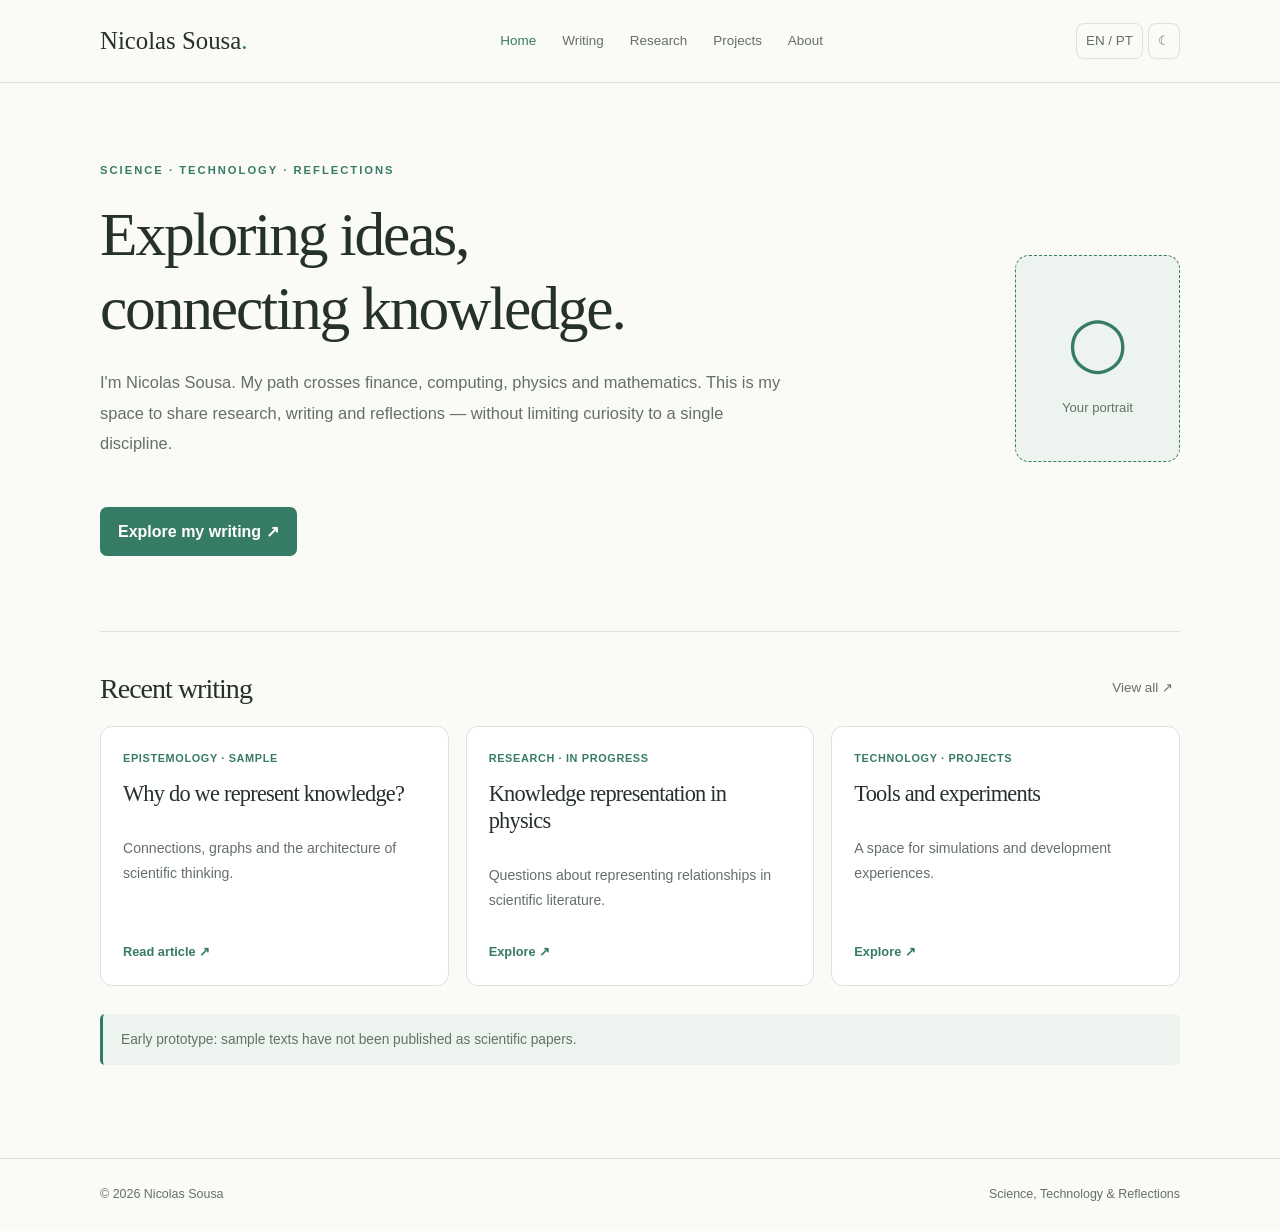
<file: index.html>
<!doctype html>
<html lang="pt-BR">
<head>
<meta charset="utf-8"><meta name="viewport" content="width=device-width, initial-scale=1">
<meta name="description" content="Nicolas Sousa — Science, Technology & Reflections. Textos, pesquisa e ideias.">
<title>Nicolas Sousa — Science, Technology & Reflections</title>
<link rel="icon" href="favicon.svg" type="image/svg+xml">
<link rel="stylesheet" href="styles.css">
</head>
<body>
<header class="site-header">
  <div class="container header-row">
    <a class="brand" href="#inicio" data-nav="inicio">Nicolas Sousa<span>.</span></a>
    <nav aria-label="Navegação principal">
      <button data-nav="inicio" class="current" data-i="navHome">Início</button>
      <button data-nav="textos" data-i="navTexts">Textos</button>
      <button data-nav="pesquisa" data-i="navResearch">Pesquisa</button>
      <button data-nav="projetos" data-i="navProjects">Projetos</button>
      <button data-nav="sobre" data-i="navAbout">Sobre</button>
    </nav>
    <div class="controls"><button id="language" aria-label="Switch language">PT / EN</button><button id="theme" aria-label="Alternar tema">☾</button></div>
  </div>
</header>
<main class="container" id="main">
  <section id="inicio" class="view active" aria-label="Página inicial">
    <div class="hero">
      <div><div class="eyebrow" data-i="eyebrow">CIÊNCIA · TECNOLOGIA · REFLEXÕES</div>
      <h1 data-i="hero">Explorando ideias,<br>conectando conhecimentos.</h1>
      <p class="lead" data-i="intro">Sou Nicolas Sousa. Minha trajetória atravessa finanças, computação, física e matemática. Este é meu espaço para compartilhar pesquisas, textos e reflexões — sem limitar a curiosidade a uma única disciplina.</p>
      <button class="cta" data-nav="textos" data-i="browse">Conheça meus textos ↗</button></div>
      <div class="portrait" role="img" aria-label="Espaço reservado para fotografia"><div class="portrait-symbol">◯</div><span data-i="portrait">Sua fotografia aqui</span></div>
    </div>
    <div class="section-top"><h2 data-i="recent">Textos recentes</h2><button class="text-button" data-nav="textos" data-i="all">Ver todos ↗</button></div>
    <div class="cards">
      <button class="card" data-article="0"><small data-i="tagA">EPISTEMOLOGIA · DEMONSTRAÇÃO</small><h3 data-i="articleA">Por que representamos o conhecimento?</h3><p data-i="summaryA">Ideias sobre conexões, grafos e a arquitetura do pensamento científico.</p><span class="more" data-i="read">Ler texto ↗</span></button>
      <button class="card" data-nav="pesquisa"><small data-i="tagB">PESQUISA · EM DESENVOLVIMENTO</small><h3 data-i="articleB">Representação do conhecimento em física</h3><p data-i="summaryB">Perguntas sobre como representamos relações na literatura científica.</p><span class="more" data-i="explore">Explorar ↗</span></button>
      <button class="card" data-nav="projetos"><small data-i="tagC">TECNOLOGIA · PROJETOS</small><h3 data-i="articleC">Ferramentas e experimentos</h3><p data-i="summaryC">Um espaço para compartilhar simulações e experiências de desenvolvimento.</p><span class="more" data-i="explore2">Explorar ↗</span></button>
    </div>
    <p class="notice" data-i="notice">Protótipo inicial: textos de demonstração, ainda não publicados como trabalhos científicos.</p>
  </section>
  <section id="textos" class="view"><div class="eyebrow" data-i="tagWriting">ESCRITA</div><h1 data-i="textsTitle">Textos e reflexões</h1><p class="lead" data-i="textsIntro">Ensaios, notas e ideias em desenvolvimento.</p><button class="list-link" data-article="0"><small data-i="sample">TEXTO DEMONSTRATIVO</small><strong data-i="articleA2">Por que representamos o conhecimento?</strong><span data-i="summaryA2">Ideias sobre conexões, grafos e a arquitetura do pensamento científico.</span></button></section>
  <section id="pesquisa" class="view"><div class="eyebrow" data-i="tagResearch">INVESTIGAÇÃO</div><h1 data-i="researchTitle">Pesquisa</h1><p class="lead" data-i="researchIntro">Um espaço para perguntas, métodos e investigações em andamento.</p><ul class="topic-list" id="research-topics"></ul><p class="notice" data-i="researchCaution">Projetos em andamento não são apresentados como resultados publicados.</p></section>
  <section id="projetos" class="view"><div class="eyebrow" data-i="tagProjects">EXPERIMENTOS</div><h1 data-i="projectsTitle">Projetos</h1><p class="lead" data-i="projectsIntro">Ferramentas, visualizações e experiências que poderão ser compartilhadas futuramente.</p><ul class="topic-list" id="project-topics"></ul></section>
  <section id="sobre" class="view"><div class="eyebrow" data-i="tagAbout">QUEM SOU</div><h1 data-i="aboutTitle">Sobre mim</h1><p class="prose" data-i="aboutOne">Sou Nicolas Sousa, de São Paulo, Brasil. Minha trajetória reúne experiência profissional na área financeira e estudos em contabilidade, engenharia, computação, física e matemática.</p><p class="prose" data-i="aboutTwo">Gosto de aproximar disciplinas, investigar perguntas e registrar ideias. Este site é um espaço pessoal e independente para compartilhar esse processo.</p><p class="notice" data-i="disclaimer">As opiniões apresentadas aqui são pessoais e não representam empregadores ou instituições.</p></section>
  <article id="artigo" class="view article-page"><button class="text-button" data-nav="textos" data-i="back">← Voltar aos textos</button><div class="eyebrow" data-i="articleType">EPISTEMOLOGIA · TEXTO DEMONSTRATIVO</div><h1 data-i="articleTitle">Por que representamos o conhecimento?</h1><p class="byline" data-i="byline">Nicolas Sousa · 30 de outubro de 2026</p><p class="prose" data-i="paragraph1">Representar conhecimento é mais do que armazenar informações. Ao organizar conceitos e relações, percebemos conexões que seriam difíceis de identificar em uma lista linear.</p><p class="prose" data-i="paragraph2">Um grafo pode representar ideias como nós e suas relações como arestas. Experimente selecionar um conceito para ver uma explicação diferente.</p>
    <div class="simulation"><strong data-i="simTitle">Experimente: rede conceitual</strong><div class="sim-buttons"><button data-concept="0" data-i="physics">Física</button><button data-concept="1" data-i="math">Matemática</button><button data-concept="2" data-i="computing">Computação</button></div><svg viewBox="0 0 340 160" role="img" aria-label="Rede com três áreas conectadas"><path d="M80 80 L258 40 L258 122 L80 80" fill="none" stroke="#659f88" stroke-width="2"/><circle cx="80" cy="80" r="32" fill="#487966"/><circle cx="258" cy="40" r="32" fill="#729ab5"/><circle cx="258" cy="122" r="32" fill="#9579a8"/><g fill="#fff" font-size="12" text-anchor="middle"><text x="80" y="84">1</text><text x="258" y="44">2</text><text x="258" y="126">3</text></g></svg><p id="sim-text" aria-live="polite"></p></div>
    <p class="prose" data-i="paragraph3">A interatividade não substitui a leitura: ela acrescenta uma maneira de compreender a mesma ideia.</p><p class="notice" data-i="demoDisclaimer">Exemplo demonstrativo. Não é artigo científico, não passou por revisão por pares e não possui DOI.</p>
  </article>
</main>
<footer><div class="container footer-row"><span>© 2026 Nicolas Sousa</span><span>Science, Technology &amp; Reflections</span></div></footer>
<script src="site.js"></script>
</body></html>
</file>
<file: styles.css>
:root{--bg:#fafaf7;--text:#26312b;--muted:#647068;--border:#dce2dc;--surface:#fff;--accent:#367b65;--accent-text:#fff;--soft:#edf4ef}
:root.dark{--bg:#171e1c;--text:#e7eee8;--muted:#a5b5ac;--border:#34443a;--surface:#202b25;--accent:#8acfb0;--accent-text:#12241b;--soft:#273b30}
*{box-sizing:border-box}html{scroll-behavior:smooth}body{margin:0;background:var(--bg);color:var(--text);font-family:Inter,"Segoe UI",Arial,sans-serif;line-height:1.7;transition:background .2s,color .2s}button{font:inherit;cursor:pointer}.container{width:min(1080px,calc(100% - 48px));margin:auto}
.site-header{border-bottom:1px solid var(--border)}.header-row{min-height:82px;display:flex;align-items:center;gap:22px;justify-content:space-between}.brand{color:var(--text);font:500 1.55rem Georgia,serif;white-space:nowrap;text-decoration:none}.brand span{color:var(--accent)}nav{display:flex;flex-wrap:wrap;gap:12px}nav button,.controls button,.text-button{border:0;background:none;color:var(--muted);padding:7px;font-size:.84rem}nav button:hover,nav button.current,.text-button:hover{color:var(--accent)}.controls{display:flex;gap:5px}.controls button{border:1px solid var(--border);border-radius:8px;padding:6px 9px}
.hero{display:grid;grid-template-columns:minmax(0,1fr) 165px;align-items:center;gap:55px;padding:78px 0 75px;border-bottom:1px solid var(--border)}.eyebrow{font-size:.7rem;letter-spacing:.18em;font-weight:800;color:var(--accent);margin-bottom:18px}h1,h2,h3{font-family:Georgia,"Times New Roman",serif;font-weight:400;letter-spacing:-.035em;line-height:1.2}h1{font-size:clamp(2.45rem,4.8vw,4rem);margin:0 0 22px}h2{font-size:1.75rem}h3{font-size:1.4rem;margin:14px 0}.lead{max-width:690px;color:var(--muted);font-size:1.03rem;line-height:1.85}.cta{background:var(--accent);border:0;border-radius:7px;color:var(--accent-text);padding:11px 18px;margin-top:18px;font-weight:700}.portrait{aspect-ratio:4/5;border:1px dashed var(--accent);border-radius:14px;background:var(--soft);display:flex;flex-direction:column;align-items:center;justify-content:center;gap:10px;color:var(--muted);font-size:.82rem;text-align:center}.portrait-symbol{font-size:3.3rem;color:var(--accent)}
.section-top{display:flex;align-items:center;justify-content:space-between;gap:16px;margin:38px 0 19px}.section-top h2{margin:0}.cards{display:grid;grid-template-columns:repeat(3,minmax(0,1fr));gap:17px}.card{background:var(--surface);border:1px solid var(--border);border-radius:12px;padding:22px;text-align:left;min-height:260px;display:flex;flex-direction:column;transition:transform .18s,border-color .18s;color:var(--text)}.card:hover{transform:translateY(-4px);border-color:var(--accent)}.card small,.list-link small{color:var(--accent);font-size:.68rem;font-weight:800;letter-spacing:.06em}.card p{color:var(--muted);font-size:.88rem;line-height:1.75;flex:1}.more{color:var(--accent);font-size:.8rem;font-weight:700}.notice{background:var(--soft);color:var(--muted);border-left:3px solid var(--accent);padding:14px 18px;border-radius:5px;font-size:.86rem;margin:28px 0}.view{display:none;padding-bottom:65px}.view.active{display:block}#inicio{padding:0 0 65px}.view:not(#inicio){padding-top:55px}.view .lead{margin-bottom:30px}.list-link{display:flex;flex-direction:column;gap:7px;padding:24px 0;border:0;border-top:1px solid var(--border);background:none;color:var(--text);text-align:left;width:100%}.list-link strong{font:400 1.55rem Georgia,serif}.list-link span{color:var(--muted)}.topic-list{padding-left:24px;line-height:2.3}.prose{font:1.17rem/1.95 Georgia,serif;max-width:760px}.article-page{max-width:850px}.byline{font-size:.85rem;color:var(--muted);margin:0 0 30px}.simulation{max-width:760px;margin:30px 0;background:var(--surface);border:1px solid var(--border);border-radius:12px;padding:25px}.simulation svg{width:100%;max-height:190px}.sim-buttons{display:flex;gap:7px;flex-wrap:wrap;margin:15px 0}.sim-buttons button{border:1px solid var(--border);border-radius:20px;background:var(--soft);color:var(--text);padding:7px 12px}.sim-buttons button.selected{background:var(--accent);color:var(--accent-text)}#sim-text{font-size:.9rem;color:var(--muted)}footer{border-top:1px solid var(--border);padding:25px 0;color:var(--muted);font-size:.78rem}.footer-row{display:flex;justify-content:space-between;gap:20px}
@media(max-width:850px){.header-row{flex-wrap:wrap;justify-content:center;padding:16px 0;gap:12px}.hero{gap:20px;padding:45px 0}.cards{grid-template-columns:1fr}.card{min-height:unset}}
@media(max-width:540px){.container{width:min(100% - 30px,1080px)}.hero{grid-template-columns:minmax(0,1fr) 90px;gap:13px}.portrait{font-size:.65rem}nav{justify-content:center;gap:2px}nav button{font-size:.75rem;padding:5px}h1{font-size:2.2rem}.hero .lead{font-size:.9rem}}
@media(prefers-reduced-motion:reduce){html{scroll-behavior:auto}.card{transition:none}.card:hover{transform:none}body{transition:none}}
</file>
